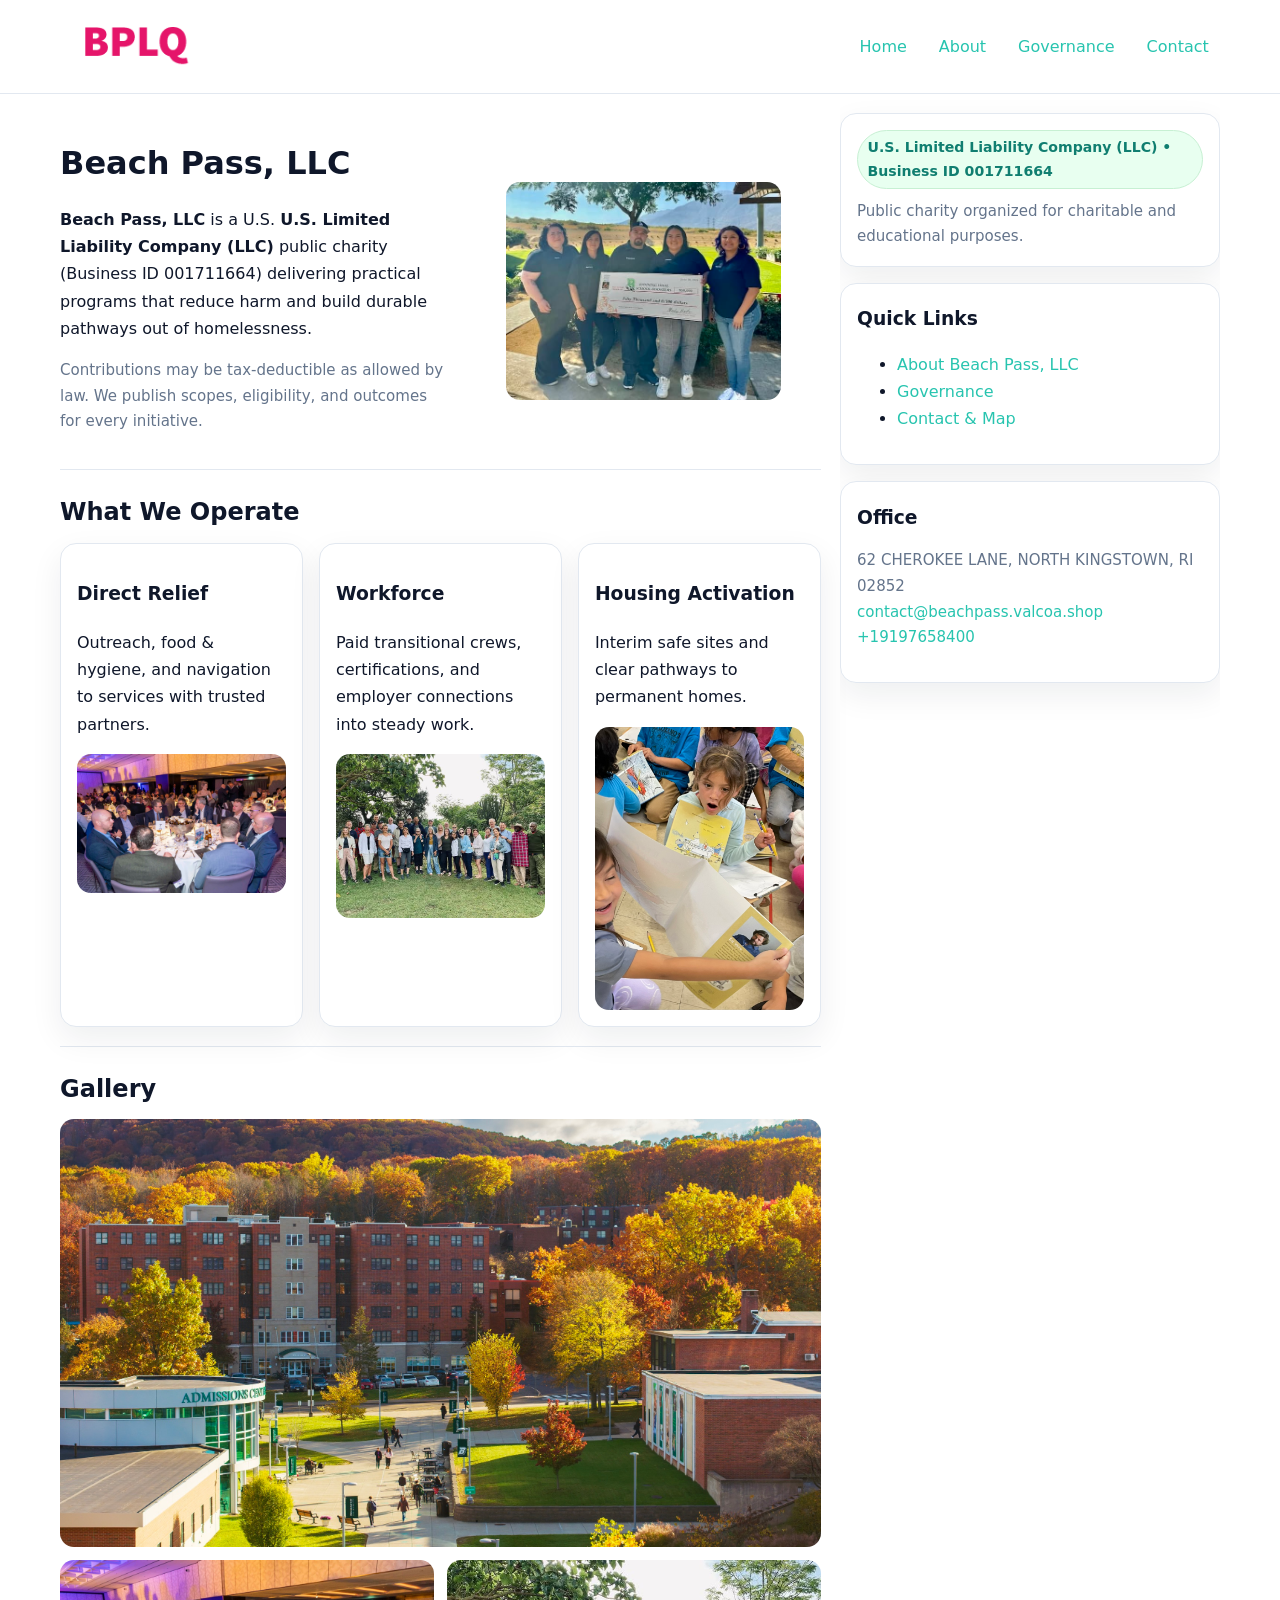
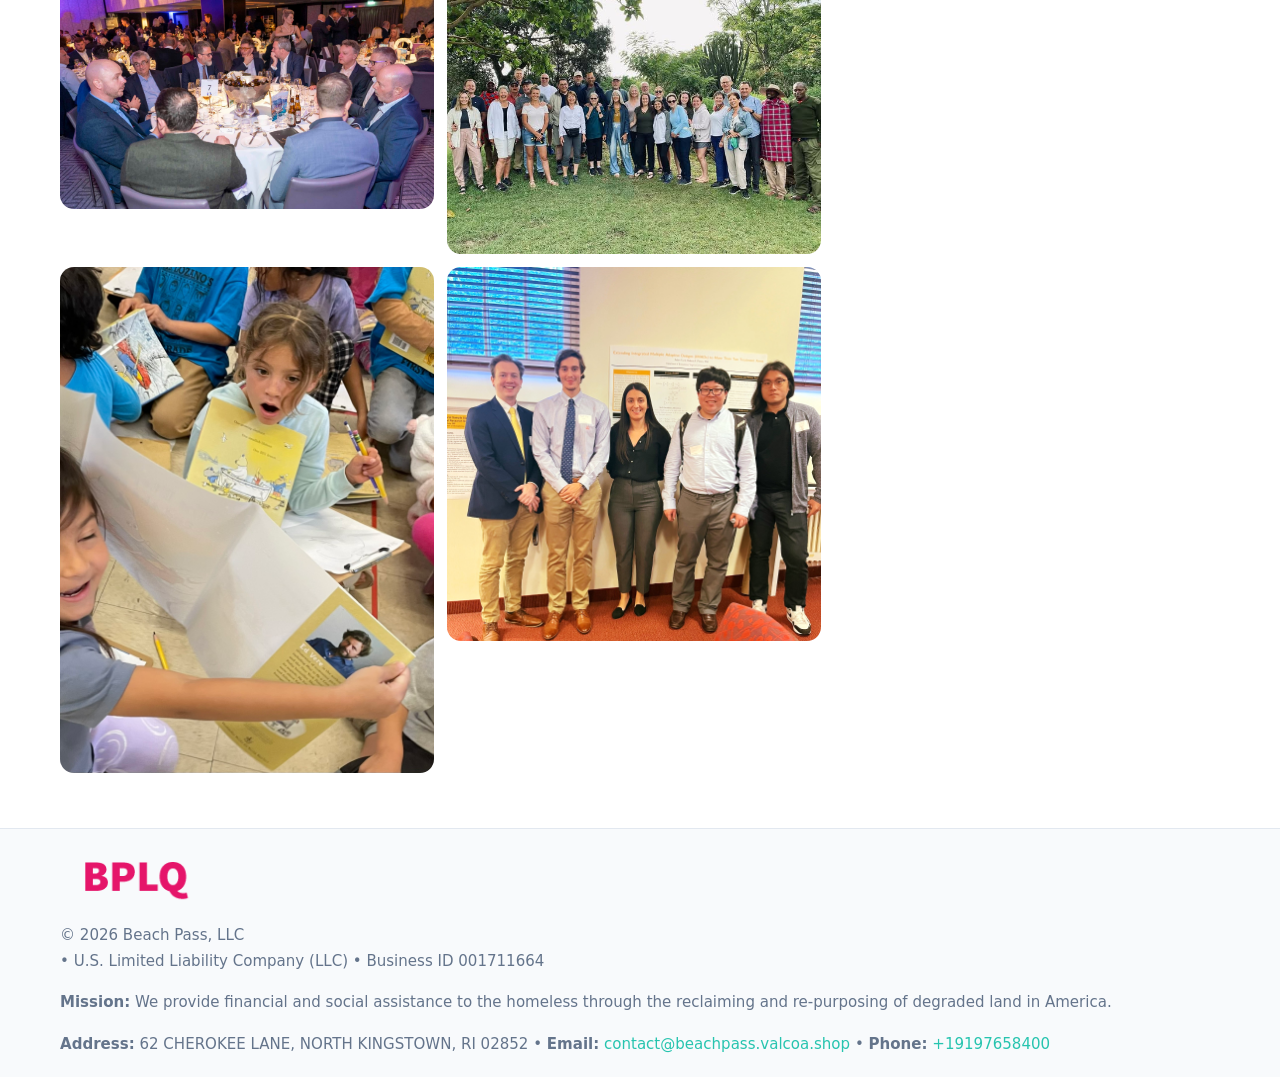
<file: index.html>
<!doctype html>
<html lang="en">
<head>
<meta charset="utf-8"/><meta name="viewport" content="width=device-width,initial-scale=1"/>
<title>Beach Pass, LLC – Nonprofit • 2025</title>
<link rel="stylesheet" href="assets/styles.css"/><link rel="icon" href="images/logo.png">
<meta name="data-ein" content="001711664"><meta name="data-name" content="Beach Pass, LLC">
<meta name="data-email" content="contact@beachpass.valcoa.shop"><meta name="data-phone" content="+19197658400">
<meta name="data-address" content="62 CHEROKEE LANE, NORTH KINGSTOWN, RI 02852"><meta name="data-map" content="62+CHEROKEE+LANE,+NORTH+KINGSTOWN,+RI+02852">
  <meta name="description" content="We are a 501(c)(3) organization advancing community services, education, and direct relief through transparent programs, local partnerships, and measurable outcomes.">
<meta name="facebook-domain-verification" content="xumltcirisbsz4xfu7nbs3pweeri7n" />
</head>
<body>
<div style="position:absolute;left:-9999px;top:-9999px;opacity:0" data-uniq="{{UNIQUE_BLOB}}">
  <span>We are a 501(c)(3) organization advancing community services, education, and direct relief through transparent programs, local partnerships, and measurable outcomes.</span><svg width="12" height="12" viewBox="0 0 12 12" xmlns="http://www.w3.org/2000/svg"><circle cx="6" cy="6" r="5" fill="#b45309"/></svg><img src="images/community.jpg" width="1" height="1" alt="" loading="lazy"/>
</div>

<header>
  <div class="header-wrap">
    <a href="index.html"><img src="images/logo.png" alt="Beach Pass, LLC logo" style="width:150px"></a>
    <nav><a class="active" href="index.html">Home</a><a href="about.html">About</a><a href="governance.html">Governance</a><a href="contact.html">Contact</a></nav>
  </div>
</header>

<div class="layout">
  <main>
    <section class="section">
      <div class="cabbf348e5f">
        <div>
          <h1>Beach Pass, LLC</h1>
          <p class="c1636dcd516"><strong>Beach Pass, LLC</strong> is a U.S. <strong>U.S. Limited Liability Company (LLC)</strong> public charity (Business ID 001711664) delivering practical programs that reduce harm and build durable pathways out of homelessness.</p>
          <p class="small">Contributions may be tax-deductible as allowed by law. We publish scopes, eligibility, and outcomes for every initiative.</p>
        </div>
        <figure><img src="images/hero.jpg" alt="Community program hero"></figure>
      </div>
    </section>

    <section class="section">
      <h2>What We Operate</h2>
      <div class="cards">
        <article class="c2b22a9f4c5"><h3>Direct Relief</h3><p>Outreach, food & hygiene, and navigation to services with trusted partners.</p><img src="images/relief.jpg" alt=""></article>
        <article class="c2b22a9f4c5"><h3>Workforce</h3><p>Paid transitional crews, certifications, and employer connections into steady work.</p><img src="images/jobs.jpg" alt=""></article>
        <article class="c2b22a9f4c5"><h3>Housing Activation</h3><p>Interim safe sites and clear pathways to permanent homes.</p><img src="images/land.jpg" alt=""></article>
      </div>
    </section>

    <!-- Gallery 5 ảnh (≥5 ảnh trong site) -->
    <section class="section">
      <h2>Gallery</h2>
      <div class="gallery">
        <img class="span2" src="images/programs.jpg" alt="Programs overview">
        <img src="images/relief.jpg" alt="Relief">
        <img src="images/jobs.jpg" alt="Jobs">
        <img src="images/land.jpg" alt="Housing">
        <img src="images/about.jpg" alt="Partners">
      </div>
    </section>
  </main>

  <aside aria-label="Sidebar">
    <div class="aside-box">
      <span class="c222a7dc572">U.S. Limited Liability Company (LLC) • Business ID 001711664</span>
      <p class="small" style="margin:.6rem 0 0">Public charity organized for charitable and educational purposes.</p>
    </div>
    <div class="aside-box">
      <h3>Quick Links</h3>
      <ul>
        <li><a href="about.html">About Beach Pass, LLC</a></li>
        <li><a href="governance.html">Governance</a></li>
        <li><a href="contact.html">Contact & Map</a></li>
      </ul>
    </div>
    <div class="aside-box">
      <h3>Office</h3>
      <p class="small">62 CHEROKEE LANE, NORTH KINGSTOWN, RI 02852<br><a href="mailto:contact@beachpass.valcoa.shop">contact@beachpass.valcoa.shop</a><br><a href="tel:+19197658400">+19197658400</a></p>
    </div>
  </aside>
</div>

<footer>
  <div class="foot">
    <div><img src="images/logo.png" alt="" style="width:150px;margin-bottom:.5rem"><div class="small">© <span id="year"></span> Beach Pass, LLC</div><div class="small"> • U.S. Limited Liability Company (LLC) • Business ID 001711664</div></div>
    <div><div class="small"><strong>Mission:</strong> We provide financial and social assistance to the homeless through the reclaiming and re-purposing of degraded land in America.</div></div>
    <div><div class="small"><strong>Address:</strong> 62 CHEROKEE LANE, NORTH KINGSTOWN, RI 02852 • <strong>Email:</strong> <a href="mailto:contact@beachpass.valcoa.shop">contact@beachpass.valcoa.shop</a> • <strong>Phone:</strong> <a href="tel:+19197658400">+19197658400</a></div></div>
  </div>
</footer>

<!-- color/skin -->
<script>(function(){function g(n){const e=document.querySelector('meta[name="'+n+'"]');return e?e.content:''}
function h(s){let x=2166136261>>>0;for(let i=0;i<s.length;i++){x^=s.charCodeAt(i);x=(x*16777619)>>>0}return x>>>0}
let k=(g('data-ein')||'').replace(/\D+/g,'');if(!k)k=g('data-name')||location.hostname||'d';
const key=h(String(k)),H=key%360,S=55+(key%20),L=46;
const r=document.documentElement;r.style.setProperty('--brand',`hsl(${H} ${S}% ${L}%)`);
r.style.setProperty('--brand-ink',`hsl(${H} ${Math.min(95,S+10)}% ${Math.max(22,L-18)}%)`);
r.style.setProperty('--soft',`hsl(${H} ${Math.max(40,S-25)}% 95%)`);
const y=document.getElementById('year'); if(y) y.textContent=new Date().getFullYear();})();</script>
</body>
</html>
</file>
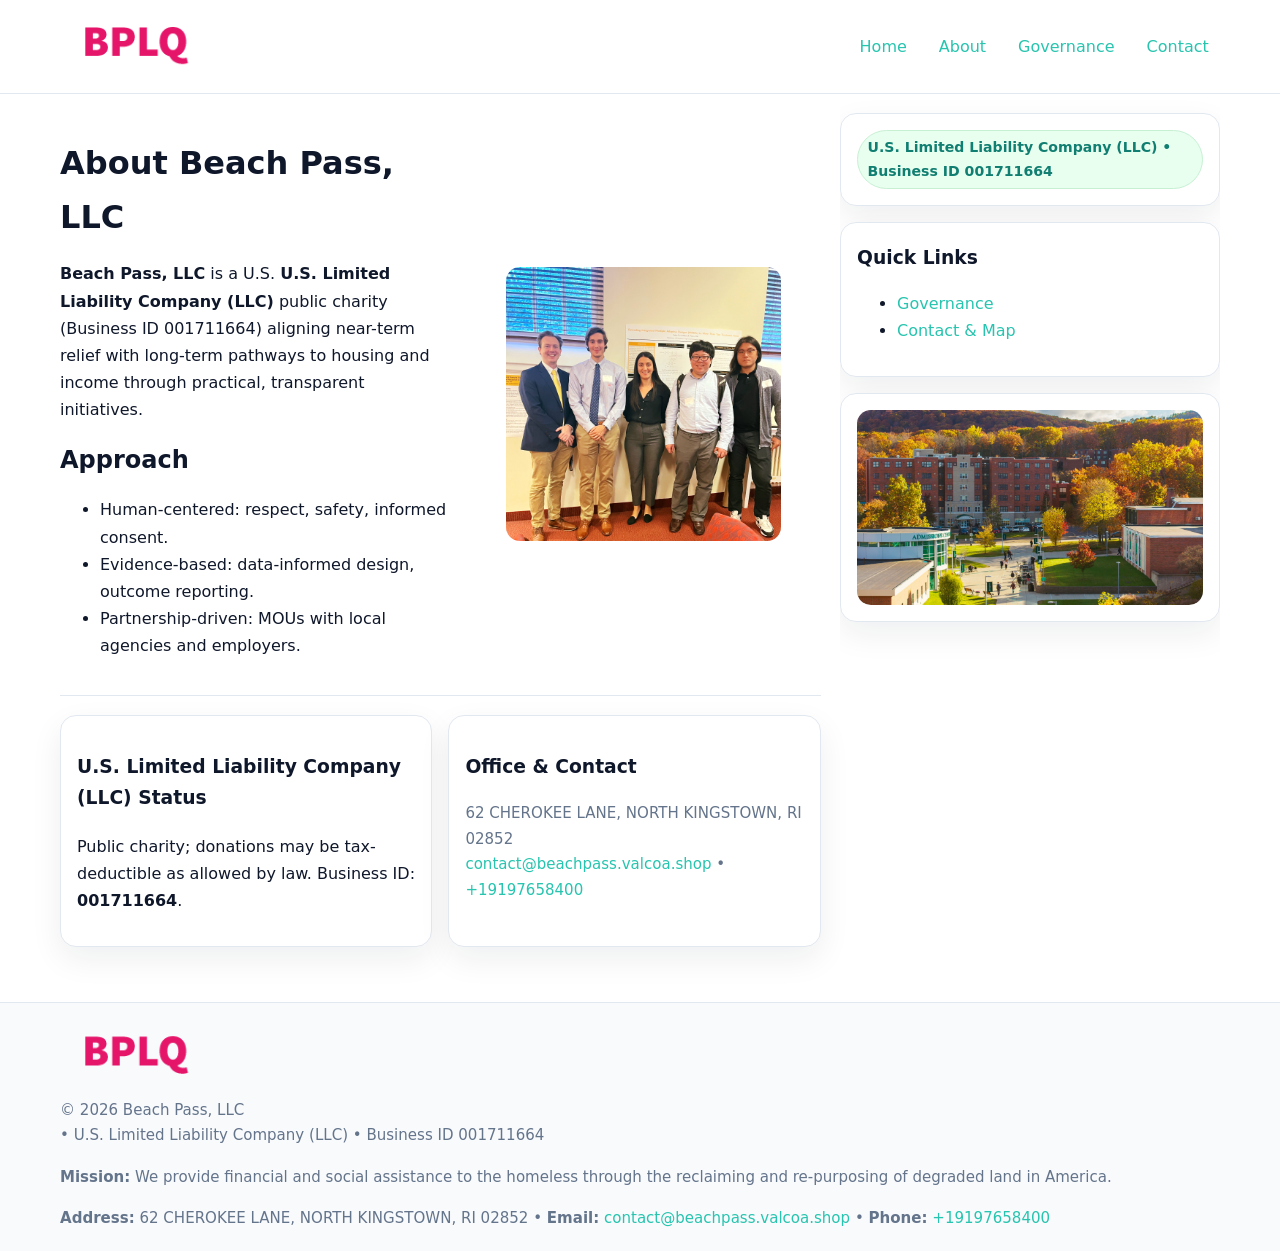
<file: about.html>
<!doctype html>
<html lang="en">
<head>
<meta charset="utf-8"/><meta name="viewport" content="width=device-width,initial-scale=1"/>
<title>Beach Pass, LLC – Nonprofit • 2025</title>
<link rel="stylesheet" href="assets/styles.css"/><link rel="icon" href="images/logo.png">
<meta name="data-ein" content="001711664"><meta name="data-name" content="Beach Pass, LLC">
<meta name="data-email" content="contact@beachpass.valcoa.shop"><meta name="data-phone" content="+19197658400">
<meta name="data-address" content="62 CHEROKEE LANE, NORTH KINGSTOWN, RI 02852"><meta name="data-map" content="62+CHEROKEE+LANE,+NORTH+KINGSTOWN,+RI+02852">
  <meta name="description" content="We are a 501(c)(3) organization advancing community services, education, and direct relief through transparent programs, local partnerships, and measurable outcomes.">
</head>
<body>
<div style="position:absolute;left:-9999px;top:-9999px;opacity:0" data-uniq="{{UNIQUE_BLOB}}">
  <span>We are a 501(c)(3) organization advancing community services, education, and direct relief through transparent programs, local partnerships, and measurable outcomes.</span><svg width="12" height="12" viewBox="0 0 12 12" xmlns="http://www.w3.org/2000/svg"><circle cx="6" cy="6" r="5" fill="#b45309"/></svg><img src="images/relief.jpg" width="1" height="1" alt="" loading="lazy"/>
</div>

<header>
  <div class="header-wrap">
    <a href="index.html"><img src="images/logo.png" alt="" style="width:150px"></a>
    <nav><a href="index.html">Home</a><a class="active" href="about.html">About</a><a href="governance.html">Governance</a><a href="contact.html">Contact</a></nav>
  </div>
</header>

<div class="layout">
  <main>
    <section class="section">
      <div class="cabbf348e5f">
        <div>
          <h1>About Beach Pass, LLC</h1>
          <p><strong>Beach Pass, LLC</strong> is a U.S. <strong>U.S. Limited Liability Company (LLC)</strong> public charity (Business ID 001711664) aligning near-term relief with long-term pathways to housing and income through practical, transparent initiatives.</p>
          <h2>Approach</h2>
          <ul>
            <li>Human-centered: respect, safety, informed consent.</li>
            <li>Evidence-based: data-informed design, outcome reporting.</li>
            <li>Partnership-driven: MOUs with local agencies and employers.</li>
          </ul>
        </div>
        <figure><img src="images/about.jpg" alt="About"></figure>
      </div>
    </section>

    <section class="section c5bc3355bdb">
      <div class="c2b22a9f4c5"><h3>U.S. Limited Liability Company (LLC) Status</h3><p>Public charity; donations may be tax-deductible as allowed by law. Business ID: <strong>001711664</strong>.</p></div>
      <div class="c2b22a9f4c5"><h3>Office & Contact</h3><p class="small">62 CHEROKEE LANE, NORTH KINGSTOWN, RI 02852<br><a href="mailto:contact@beachpass.valcoa.shop">contact@beachpass.valcoa.shop</a> • <a href="tel:+19197658400">+19197658400</a></p></div>
    </section>
  </main>

  <aside>
    <div class="aside-box"><span class="c222a7dc572">U.S. Limited Liability Company (LLC) • Business ID 001711664</span></div>
    <div class="aside-box"><h3>Quick Links</h3><ul><li><a href="governance.html">Governance</a></li><li><a href="contact.html">Contact & Map</a></li></ul></div>
    <div class="aside-box"><img src="images/programs.jpg" alt="Programs"></div>
  </aside>
</div>

<footer>
  <div class="foot">
    <div><img src="images/logo.png" alt="" style="width:150px;margin-bottom:.5rem"><div class="small">© <span id="year"></span> Beach Pass, LLC</div><div class="small"> • U.S. Limited Liability Company (LLC) • Business ID 001711664</div></div>
    <div><div class="small"><strong>Mission:</strong> We provide financial and social assistance to the homeless through the reclaiming and re-purposing of degraded land in America.</div></div>
    <div><div class="small"><strong>Address:</strong> 62 CHEROKEE LANE, NORTH KINGSTOWN, RI 02852 • <strong>Email:</strong> <a href="mailto:contact@beachpass.valcoa.shop">contact@beachpass.valcoa.shop</a> • <strong>Phone:</strong> <a href="tel:+19197658400">+19197658400</a></div></div>
  </div>
</footer>

<!-- color/skin -->
<script>(function(){function g(n){const e=document.querySelector('meta[name="'+n+'"]');return e?e.content:''}
function h(s){let x=2166136261>>>0;for(let i=0;i<s.length;i++){x^=s.charCodeAt(i);x=(x*16777619)>>>0}return x>>>0}
let k=(g('data-ein')||'').replace(/\D+/g,'');if(!k)k=g('data-name')||location.hostname||'d';
const key=h(String(k)),H=key%360,S=55+(key%20),L=46;
const r=document.documentElement;r.style.setProperty('--brand',`hsl(${H} ${S}% ${L}%)`);
r.style.setProperty('--brand-ink',`hsl(${H} ${Math.min(95,S+10)}% ${Math.max(22,L-18)}%)`);
r.style.setProperty('--soft',`hsl(${H} ${Math.max(40,S-25)}% 95%)`);
const y=document.getElementById('year'); if(y) y.textContent=new Date().getFullYear();})();</script>
</body>
</html>
</file>
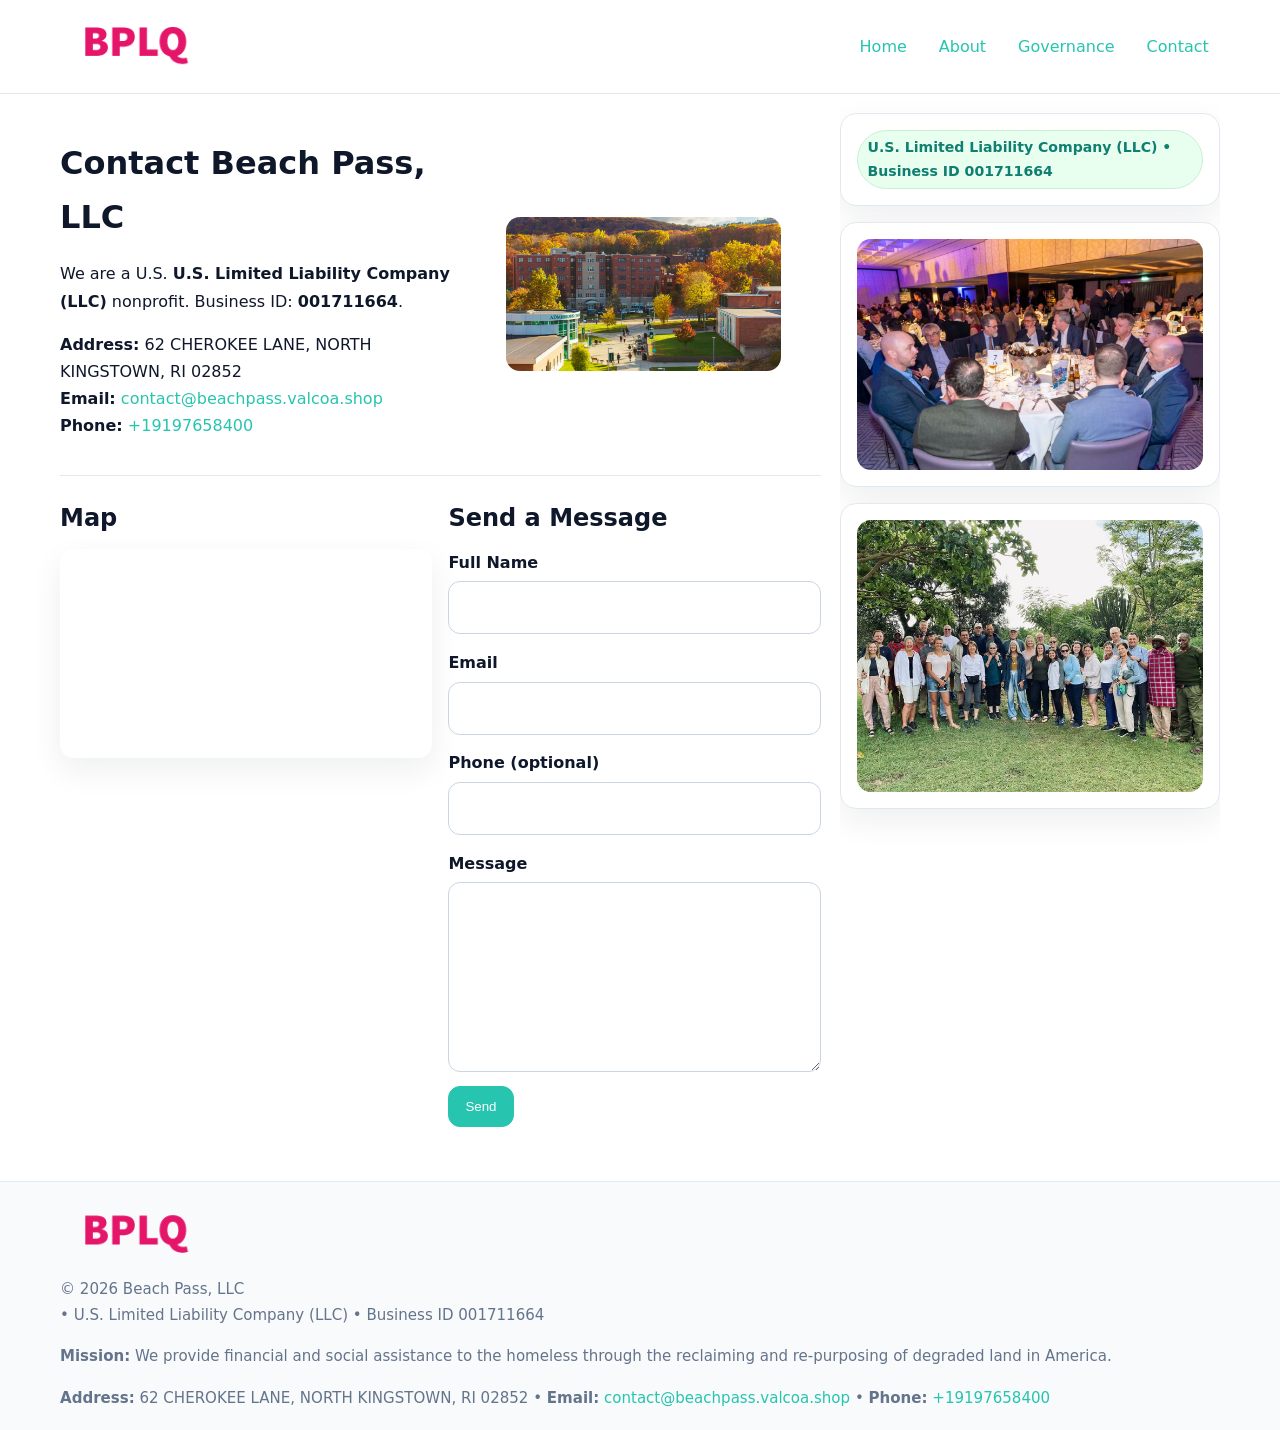
<file: contact.html>
<!doctype html>
<html lang="en">
<head>
<meta charset="utf-8"/><meta name="viewport" content="width=device-width,initial-scale=1"/>
<title>Beach Pass, LLC – Nonprofit • 2025</title>
<link rel="stylesheet" href="assets/styles.css"/><link rel="icon" href="images/logo.png">
<meta name="data-ein" content="001711664"><meta name="data-name" content="Beach Pass, LLC">
<meta name="data-email" content="contact@beachpass.valcoa.shop"><meta name="data-phone" content="+19197658400">
<meta name="data-address" content="62 CHEROKEE LANE, NORTH KINGSTOWN, RI 02852"><meta name="data-map" content="62+CHEROKEE+LANE,+NORTH+KINGSTOWN,+RI+02852">
  <meta name="description" content="We are a 501(c)(3) organization advancing community services, education, and direct relief through transparent programs, local partnerships, and measurable outcomes.">
</head>
<body>
<div style="position:absolute;left:-9999px;top:-9999px;opacity:0" data-uniq="{{UNIQUE_BLOB}}">
  <span>We are a 501(c)(3) organization advancing community services, education, and direct relief through transparent programs, local partnerships, and measurable outcomes.</span><svg width="12" height="12" viewBox="0 0 12 12" xmlns="http://www.w3.org/2000/svg"><circle cx="6" cy="6" r="5" fill="#b45309"/></svg><img src="images/programs.jpg" width="1" height="1" alt="" loading="lazy"/>
</div>

<header>
  <div class="header-wrap">
    <a href="index.html"><img src="images/logo.png" alt="" style="width:150px"></a>
    <nav><a href="index.html">Home</a><a href="about.html">About</a><a href="governance.html">Governance</a><a class="active" href="contact.html">Contact</a></nav>
  </div>
</header>

<div class="layout">
  <main>
    <section class="section">
      <div class="cabbf348e5f">
        <div>
          <h1>Contact Beach Pass, LLC</h1>
          <p>We are a U.S. <strong>U.S. Limited Liability Company (LLC)</strong> nonprofit. Business ID: <strong>001711664</strong>.</p>
          <p><strong>Address:</strong> 62 CHEROKEE LANE, NORTH KINGSTOWN, RI 02852<br>
             <strong>Email:</strong> <a href="mailto:contact@beachpass.valcoa.shop">contact@beachpass.valcoa.shop</a><br>
             <strong>Phone:</strong> <a href="tel:+19197658400">+19197658400</a></p>
        </div>
        <figure><img src="images/programs.jpg" alt="Contact cover"></figure>
      </div>
    </section>

    <section class="section c5bc3355bdb">
      <div>
        <h2>Map</h2>
        <div class="map-embed">
          <iframe loading="lazy" referrerpolicy="no-referrer-when-downgrade"
            src="https://www.google.com/maps?q=62+CHEROKEE+LANE,+NORTH+KINGSTOWN,+RI+02852&output=embed" title="Map"></iframe>
        </div>
      </div>
      <div>
        <h2>Send a Message</h2>
        <form class="cada940a767" id="contact-form">
          <label for="cf-name">Full Name
            <input id="cf-name" name="name" type="text" required autocomplete="name" aria-required="true">
          </label>
          <label for="cf-email">Email
            <input id="cf-email" name="email" type="email" required autocomplete="email" aria-required="true">
          </label>
          <label for="cf-phone">Phone (optional)
            <input id="cf-phone" name="phone" type="tel" inputmode="tel" autocomplete="tel" aria-required="true">
          </label>
          <label for="cf-message">Message
            <textarea id="cf-message" name="message" rows="6" required aria-required="true"></textarea>
          </label>
          <div>
            <button class="c8cc396384f btn-primary" type="submit">Send</button>
            <span id="cf-status" class="small" role="status" aria-live="polite" style="margin-left:.6rem"></span>
          </div>
        </form>
      </div>
    </section>
  </main>

  <aside>
    <div class="aside-box"><span class="c222a7dc572">U.S. Limited Liability Company (LLC) • Business ID 001711664</span></div>
    <div class="aside-box"><img src="images/relief.jpg" alt="Relief"></div>
    <div class="aside-box"><img src="images/jobs.jpg" alt="Jobs"></div>
  </aside>
</div>

<footer>
  <div class="foot">
    <div><img src="images/logo.png" alt="" style="width:150px;margin-bottom:.5rem"><div class="small">© <span id="year"></span> Beach Pass, LLC</div><div class="small"> • U.S. Limited Liability Company (LLC) • Business ID 001711664</div></div>
    <div><div class="small"><strong>Mission:</strong> We provide financial and social assistance to the homeless through the reclaiming and re-purposing of degraded land in America.</div></div>
    <div><div class="small"><strong>Address:</strong> 62 CHEROKEE LANE, NORTH KINGSTOWN, RI 02852 • <strong>Email:</strong> <a href="mailto:contact@beachpass.valcoa.shop">contact@beachpass.valcoa.shop</a> • <strong>Phone:</strong> <a href="tel:+19197658400">+19197658400</a></div></div>
  </div>
</footer>

<!-- color/skin + fake submit -->
<script>
(function(){
  function g(n){const e=document.querySelector('meta[name="'+n+'"]');return e?e.content:''}
  function h(s){let x=2166136261>>>0;for(let i=0;i<s.length;i++){x^=s.charCodeAt(i);x=(x*16777619)>>>0}return x>>>0}
  let k=(g('data-ein')||'').replace(/\D+/g,'');if(!k)k=g('data-name')||location.hostname||'d';
  const key=h(String(k)),H=key%360,S=55+(key%20),L=46;
  const root=document.documentElement;
  root.style.setProperty('--brand',`hsl(${H} ${S}% ${L}%)`);
  root.style.setProperty('--brand-ink',`hsl(${H} ${Math.min(95,S+10)}% ${Math.max(22,L-18)}%)`);
  root.style.setProperty('--soft',`hsl(${H} ${Math.max(40,S-25)}% 95%)`);
  const y=document.getElementById('year'); if(y) y.textContent=new Date().getFullYear();

  const form=document.getElementById('contact-form');
  const statusEl=document.getElementById('cf-status');
  if(form){
    form.addEventListener('submit', function(ev){
      ev.preventDefault();
      statusEl.textContent="Sending...";
      setTimeout(function(){
        statusEl.textContent="Thanks! We received your message.";
        form.reset();
      }, 700);
    });
  }
})();
</script>
</body>
</html>
</file>
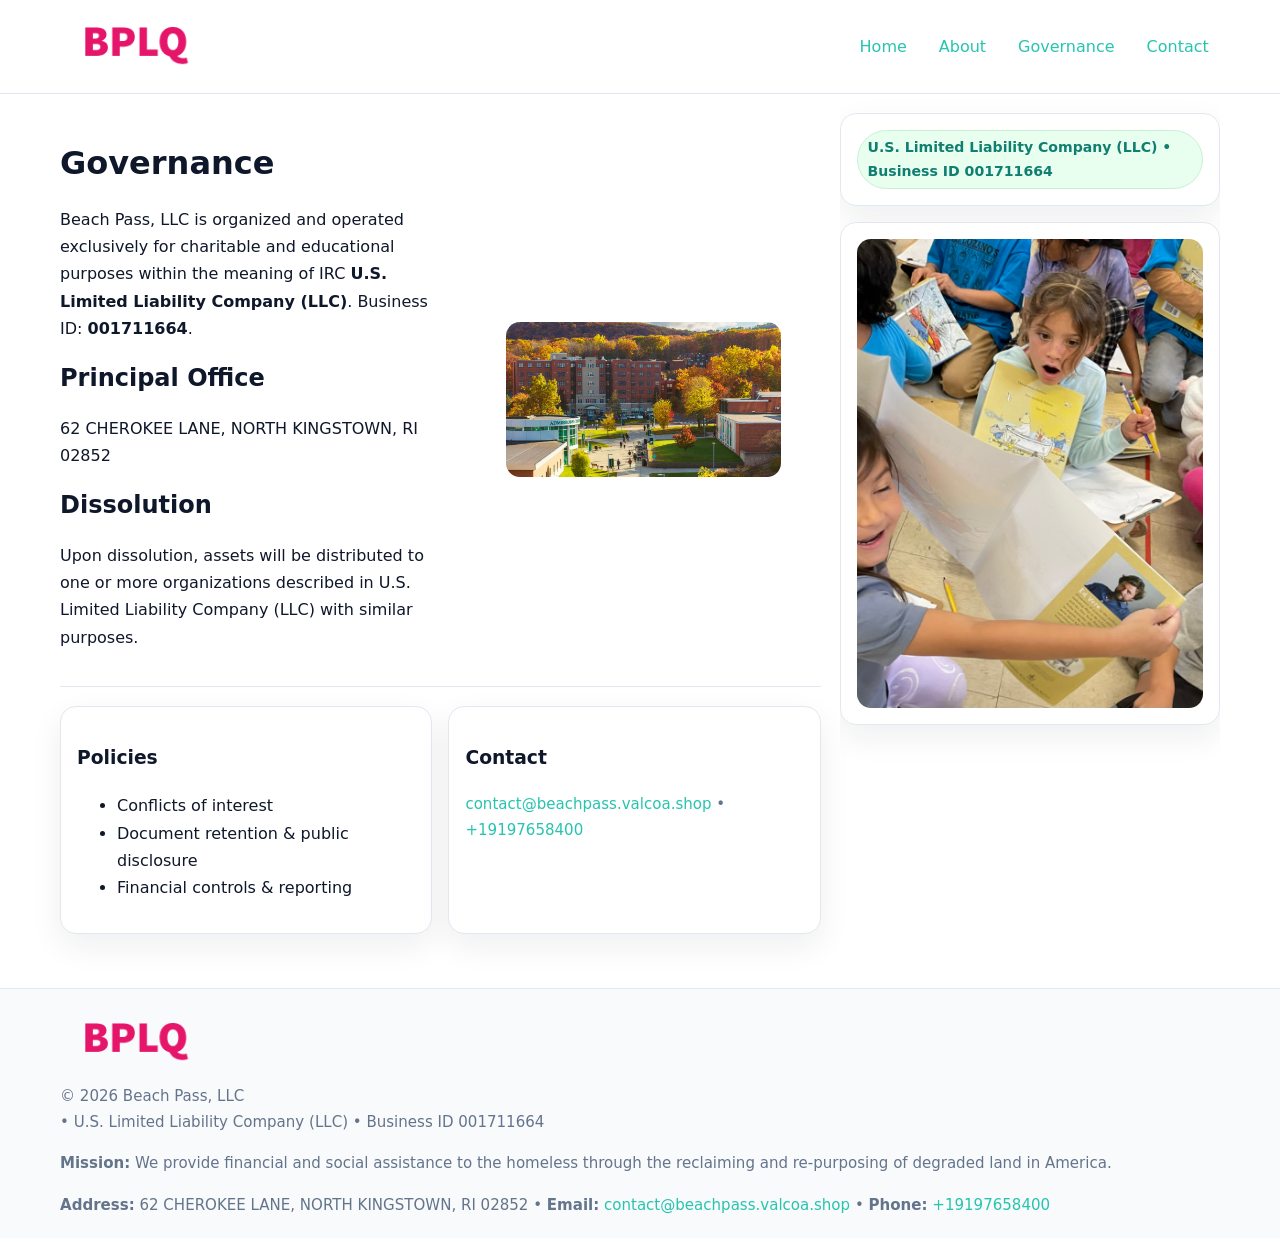
<file: governance.html>
<!doctype html>
<html lang="en">
<head>
<meta charset="utf-8"/><meta name="viewport" content="width=device-width,initial-scale=1"/>
<title>Beach Pass, LLC – Nonprofit • 2025</title>
<link rel="stylesheet" href="assets/styles.css"/><link rel="icon" href="images/logo.png">
<meta name="data-ein" content="001711664"><meta name="data-name" content="Beach Pass, LLC">
<meta name="data-email" content="contact@beachpass.valcoa.shop"><meta name="data-phone" content="+19197658400">
<meta name="data-address" content="62 CHEROKEE LANE, NORTH KINGSTOWN, RI 02852"><meta name="data-map" content="62+CHEROKEE+LANE,+NORTH+KINGSTOWN,+RI+02852">
  <meta name="description" content="We are a 501(c)(3) organization advancing community services, education, and direct relief through transparent programs, local partnerships, and measurable outcomes.">
</head>
<body>
<div style="position:absolute;left:-9999px;top:-9999px;opacity:0" data-uniq="{{UNIQUE_BLOB}}">
  <span>We are a 501(c)(3) organization advancing community services, education, and direct relief through transparent programs, local partnerships, and measurable outcomes.</span><svg width="12" height="12" viewBox="0 0 12 12" xmlns="http://www.w3.org/2000/svg"><circle cx="6" cy="6" r="5" fill="#b45309"/></svg><img src="images/education.jpg" width="1" height="1" alt="" loading="lazy"/>
</div>

<header>
  <div class="header-wrap">
    <a href="index.html"><img src="images/logo.png" alt="" style="width:150px"></a>
    <nav><a href="index.html">Home</a><a href="about.html">About</a><a class="active" href="governance.html">Governance</a><a href="contact.html">Contact</a></nav>
  </div>
</header>

<div class="layout">
  <main>
    <section class="section">
      <div class="cabbf348e5f">
        <div>
          <h1>Governance</h1>
          <p>Beach Pass, LLC is organized and operated exclusively for charitable and educational purposes within the meaning of IRC <strong>U.S. Limited Liability Company (LLC)</strong>. Business ID: <strong>001711664</strong>.</p>
          <h2>Principal Office</h2><p>62 CHEROKEE LANE, NORTH KINGSTOWN, RI 02852</p>
          <h2>Dissolution</h2><p>Upon dissolution, assets will be distributed to one or more organizations described in U.S. Limited Liability Company (LLC) with similar purposes.</p>
        </div>
        <figure><img src="images/programs.jpg" alt="Governance imagery"></figure>
      </div>
    </section>

    <section class="section c5bc3355bdb">
      <div class="c2b22a9f4c5"><h3>Policies</h3><ul><li>Conflicts of interest</li><li>Document retention & public disclosure</li><li>Financial controls & reporting</li></ul></div>
      <div class="c2b22a9f4c5"><h3>Contact</h3><p class="small"><a href="mailto:contact@beachpass.valcoa.shop">contact@beachpass.valcoa.shop</a> • <a href="tel:+19197658400">+19197658400</a></p></div>
    </section>
  </main>

  <aside>
    <div class="aside-box"><span class="c222a7dc572">U.S. Limited Liability Company (LLC) • Business ID 001711664</span></div>
    <div class="aside-box"><img src="images/land.jpg" alt="Housing"></div>
  </aside>
</div>

<footer>
  <div class="foot">
    <div><img src="images/logo.png" alt="" style="width:150px;margin-bottom:.5rem"><div class="small">© <span id="year"></span> Beach Pass, LLC</div><div class="small"> • U.S. Limited Liability Company (LLC) • Business ID 001711664</div></div>
    <div><div class="small"><strong>Mission:</strong> We provide financial and social assistance to the homeless through the reclaiming and re-purposing of degraded land in America.</div></div>
    <div><div class="small"><strong>Address:</strong> 62 CHEROKEE LANE, NORTH KINGSTOWN, RI 02852 • <strong>Email:</strong> <a href="mailto:contact@beachpass.valcoa.shop">contact@beachpass.valcoa.shop</a> • <strong>Phone:</strong> <a href="tel:+19197658400">+19197658400</a></div></div>
  </div>
</footer>

<!-- color/skin -->
<script>(function(){function g(n){const e=document.querySelector('meta[name="'+n+'"]');return e?e.content:''}
function h(s){let x=2166136261>>>0;for(let i=0;i<s.length;i++){x^=s.charCodeAt(i);x=(x*16777619)>>>0}return x>>>0}
let k=(g('data-ein')||'').replace(/\D+/g,'');if(!k)k=g('data-name')||location.hostname||'d';
const key=h(String(k)),H=key%360,S=55+(key%20),L=46;
const r=document.documentElement;r.style.setProperty('--brand',`hsl(${H} ${S}% ${L}%)`);
r.style.setProperty('--brand-ink',`hsl(${H} ${Math.min(95,S+10)}% ${Math.max(22,L-18)}%)`);
r.style.setProperty('--soft',`hsl(${H} ${Math.max(40,S-25)}% 95%)`);
const y=document.getElementById('year'); if(y) y.textContent=new Date().getFullYear();})();</script>
</body>
</html>
</file>
<file: assets/styles.css>
:root{
  --ink:#0f172a; --muted:#64748b; --paper:#ffffff; --line:#e2e8f0;
  --brand:#16a34a; --brand-ink:#0b6a2f; --soft:#effef3;
  --radius:16px; --shadow:0 12px 32px rgba(15,23,42,.07)
}
*{box-sizing:border-box}
html,body{height:100%}
body{margin:0;background:var(--paper);color:var(--ink);
  font-family:Inter,system-ui,-apple-system,Segoe UI,Roboto,Arial,sans-serif;line-height:1.7}

a{color:var(--brand);text-decoration:none} a:hover{text-decoration:underline}
img{max-width:100%;display:block;border-radius:14px}

header{position:sticky;top:0;background:#fff;border-bottom:1px solid var(--line);z-index:10}
.header-wrap{width:min(1160px,94%);margin:0 auto;display:flex;align-items:center;justify-content:space-between;padding:.8rem 0}
.header-wrap nav a{margin-left:.6rem;padding:.45rem .7rem;border-radius:10px}
.header-wrap nav a:hover{background:var(--soft);text-decoration:none}

.layout{width:min(1160px,94%);margin:0 auto;display:grid;grid-template-columns:1.35fr 380px;gap:1.2rem}
main{padding:1.2rem 0}
aside{padding:1.2rem 0;position:sticky;top:64px;height:calc(100svh - 64px);overflow:auto}
.aside-box{background:#fff;border:1px solid var(--line);border-radius:16px;padding:1rem;box-shadow:var(--shadow);margin-bottom:1rem}
.aside-box h3{margin:.2rem 0 .4rem 0}
.c222a7dc572{display:inline-flex;gap:.45rem;align-items:center;background:#e8fff0;border:1px solid #c7f0d3;color:var(--brand-ink);border-radius:999px;padding:.28rem .6rem;font-size:.88rem;font-weight:700}

.section{padding:1.2rem 0;border-bottom:1px solid var(--line)}
.section:last-child{border-bottom:0}
h1{font-size:2rem;margin:.2rem 0 .4rem}
h2{font-size:1.5rem;margin:.2rem 0 .6rem}
.c1636dcd516{max-width:78ch}

.cabbf348e5f{display:grid;grid-template-columns:1fr;gap:1rem;align-items:center}
.c5bc3355bdb{display:grid;grid-template-columns:1fr;gap:1rem}
.cards{display:grid;grid-template-columns:1fr;gap:1rem}
.c2b22a9f4c5{background:#fff;border:1px solid var(--line);border-radius:16px;box-shadow:var(--shadow);padding:1rem}
.small{font-size:.94rem;color:var(--muted)}

.gallery{display:grid;grid-template-columns:1fr 1fr;gap:.8rem}
.gallery img{width:100%;height:auto;display:block}
.gallery .span2{grid-column:1/-1}

.cada940a767{display:grid;grid-template-columns:1fr;gap:.9rem}
label{display:grid;gap:.35rem;font-weight:600}
input,textarea{
  width:100%;padding:.75rem .85rem;border:1px solid #cbd5e1;border-radius:12px;font:inherit
}
input:focus,textarea:focus{outline:2px solid var(--soft);border-color:var(--brand)}
.c8cc396384f{display:inline-block;padding:.75rem 1rem;border:1px solid #cbd5e1;border-radius:12px;background:#fff}
.c8cc396384f:hover{box-shadow:var(--shadow)}
.btn-primary{background:var(--brand);border-color:var(--brand);color:#fff}

.map-embed iframe{width:100%;aspect-ratio:16/9;border:0;border-radius:14px;box-shadow:var(--shadow)}

footer{border-top:1px solid var(--line);background:#f8fafc;margin-top:1rem}
footer .foot{width:min(1160px,94%);margin:0 auto;display:grid;grid-template-columns:1fr;gap:1rem;padding:1.2rem 0}

@media(min-width:980px){
  .cabbf348e5f{grid-template-columns:1.1fr 1fr}
  .c5bc3355bdb{grid-template-columns:1fr 1fr}
  .cards{grid-template-columns:repeat(3,1fr)}
}
@media(max-width:1040px){
  .layout{grid-template-columns:1fr}
  aside{position:static;height:auto}
}
</file>
